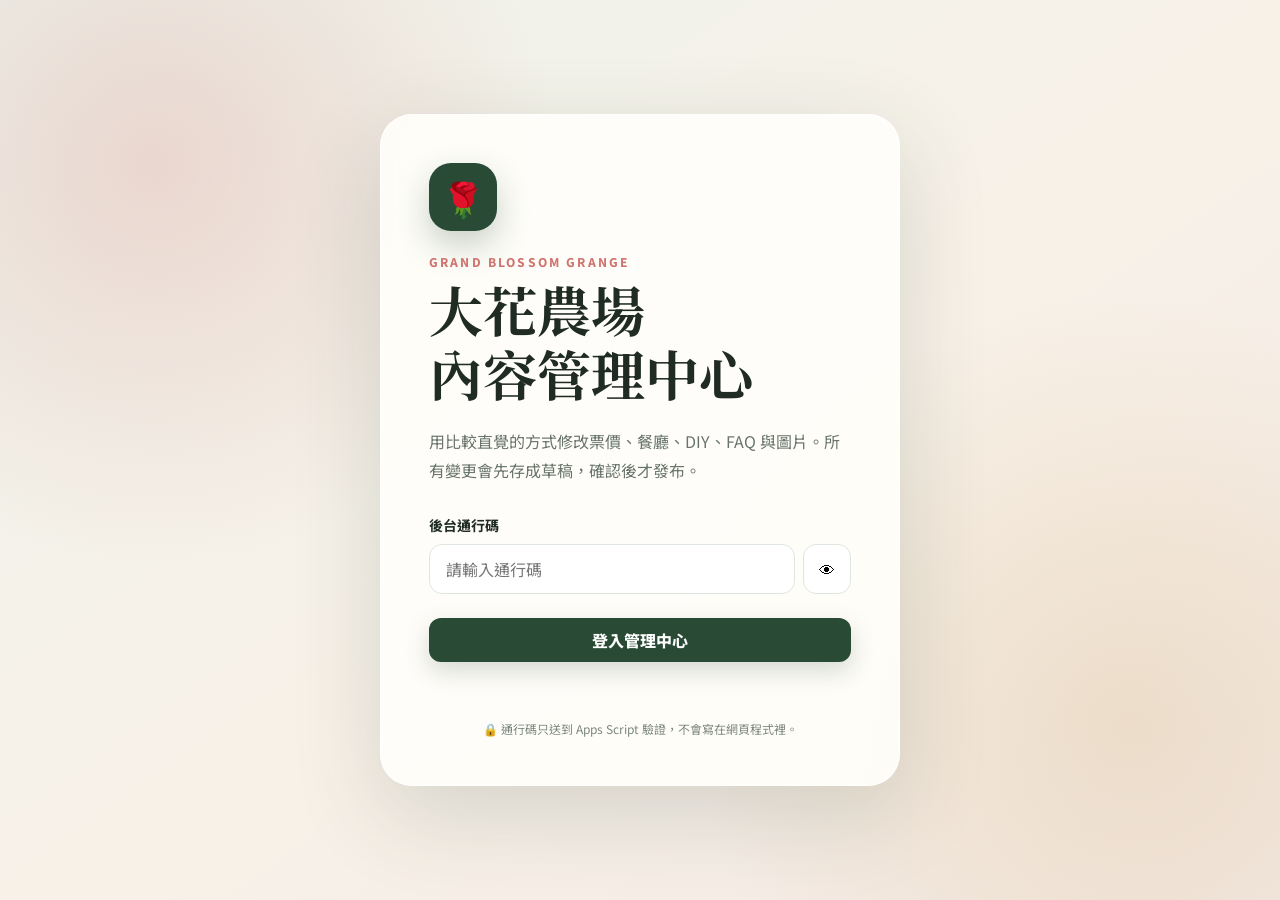
<file: admin.html>
<!DOCTYPE html>
<html lang="zh-Hant">
<head>
    <meta charset="UTF-8">
    <meta name="viewport" content="width=device-width, initial-scale=1.0, viewport-fit=cover">
    <meta name="robots" content="noindex, nofollow">
    <title>大花農場｜內容管理中心</title>
    <link rel="preconnect" href="https://fonts.googleapis.com">
    <link rel="preconnect" href="https://fonts.gstatic.com" crossorigin>
    <link href="https://fonts.googleapis.com/css2?family=Noto+Sans+TC:wght@400;500;600;700;800&family=Noto+Serif+TC:wght@700;900&display=swap" rel="stylesheet">
    <link rel="stylesheet" href="css/admin.css">
</head>
<body>
    <section id="admin-login" class="login-shell" aria-labelledby="login-title">
        <div class="login-card">
            <div class="brand-mark" aria-hidden="true">🌹</div>
            <p class="eyebrow">GRAND BLOSSOM GRANGE</p>
            <h1 id="login-title">大花農場<br>內容管理中心</h1>
            <p class="login-intro">用比較直覺的方式修改票價、餐廳、DIY、FAQ 與圖片。所有變更會先存成草稿，確認後才發布。</p>
            <form id="login-form" class="login-form">
                <label for="admin-passcode">後台通行碼</label>
                <div class="passcode-row">
                    <input id="admin-passcode" name="passcode" type="password" autocomplete="current-password" placeholder="請輸入通行碼" required>
                    <button id="toggle-passcode" class="icon-button" type="button" aria-label="顯示通行碼">👁</button>
                </div>
                <button id="login-button" class="primary-button full-button" type="submit">登入管理中心</button>
                <button id="demo-button" class="ghost-button full-button hidden" type="button">先看看展示介面</button>
                <p id="login-message" class="form-message" role="status"></p>
            </form>
            <p class="security-note">🔒 通行碼只送到 Apps Script 驗證，不會寫在網頁程式裡。</p>
        </div>
    </section>

    <div id="admin-app" class="app-shell hidden">
        <aside class="sidebar">
            <div class="sidebar-brand">
                <span class="sidebar-logo">🌹</span>
                <div class="sidebar-brand-text"><strong>大花農場</strong><small>內容管理中心</small></div>
                <button id="sidebar-toggle" class="sidebar-toggle" type="button" aria-label="收合側邊欄" aria-expanded="true" title="收合側邊欄">‹</button>
            </div>
            <nav id="admin-nav" class="side-nav" aria-label="後台分類"></nav>
            <div class="sidebar-help">
                <strong>不知道改哪裡？</strong>
                <p>使用上方搜尋，或從草稿網站點圖片直接跳回欄位。</p>
            </div>
            <button id="logout-button" class="logout-button" type="button"><span aria-hidden="true">↪</span><span class="logout-text">登出</span></button>
        </aside>

        <div class="workspace">
            <header class="topbar">
                <div>
                    <p id="breadcrumb" class="breadcrumb">管理中心／總覽</p>
                    <h2 id="page-title">網站內容</h2>
                </div>
                <div class="topbar-actions">
                    <span id="connection-badge" class="status-badge">尚未連線</span>
                    <a id="live-site-button" class="live-site-button" href="./" target="_blank" rel="noopener noreferrer">🌐 查看正式網站</a>
                    <button id="preview-button" class="secondary-button" type="button">👁 草稿預覽</button>
                    <button id="publish-button" class="publish-button" type="button">✅ 發布全部</button>
                </div>
            </header>

            <nav id="mobile-nav" class="mobile-nav" aria-label="手機分類"></nav>

            <main class="content-area">
                <section class="welcome-panel">
                    <div>
                        <p class="eyebrow">TODAY'S CONTENT</p>
                        <h3>今天想修改什麼？</h3>
                        <p>可以一次改很多項。黃色提示代表草稿尚未發布，正式網站不會立刻改變。</p>
                    </div>
                    <div class="summary-grid">
                        <article><span id="summary-fields">0</span><small>可管理欄位</small></article>
                        <article><span id="summary-dirty">0</span><small>本次修改</small></article>
                        <article><span id="summary-images">0</span><small>圖片欄位</small></article>
                    </div>
                </section>

                <section class="toolbar" aria-label="內容工具">
                    <label class="search-box" for="admin-search"><span>⌕</span><input id="admin-search" type="search" placeholder="搜尋：門票、餐廳、玫瑰花醬、圖片……"></label>
                    <button id="show-dirty-button" class="filter-button" type="button">只看已修改</button>
                </section>

                <section id="editor-heading" class="editor-heading">
                    <div><p id="section-kicker" class="eyebrow">ALL CONTENT</p><h3 id="section-title">全部內容</h3></div>
                    <p id="section-description">選擇左側分類，或直接搜尋要修改的內容。</p>
                </section>

                <div id="editor-content" class="editor-content" aria-live="polite"></div>
                <div id="empty-state" class="empty-state hidden"><span>🌿</span><h3>找不到相符內容</h3><p>換一個關鍵字，或切回「全部內容」看看。</p></div>
            </main>
        </div>

        <footer id="save-bar" class="save-bar">
            <div><strong id="save-count">尚未修改</strong><span id="save-hint">修改後先儲存草稿，再預覽確認。</span></div>
            <button id="discard-button" class="ghost-button" type="button">放棄本次修改</button>
            <button id="save-button" class="primary-button" type="button" disabled>儲存草稿</button>
        </footer>
    </div>

    <aside id="image-task-tour" class="image-task-tour hidden" aria-live="polite" aria-label="圖片修改清單導覽">
        <div class="image-task-tour-head">
            <div><small id="image-task-tour-progress">修改清單導覽</small><h2 id="image-task-tour-title">圖片修改任務</h2></div>
            <button id="image-task-tour-close" type="button" aria-label="離開導覽">×</button>
        </div>
        <div class="image-task-tour-body">
            <div id="image-task-tour-preview" class="image-task-tour-preview"><span>圖片預覽</span></div>
            <p id="image-task-tour-location" class="image-task-tour-location"></p>
            <p id="image-task-tour-hint" class="image-task-tour-hint">貼上新的圖片網址（https:// 開頭），改完按「完成這項」。</p>
            <p id="image-task-tour-error" class="image-task-tour-error hidden"></p>
        </div>
        <div class="image-task-tour-actions">
            <button id="image-task-tour-prev" class="ghost-button" type="button">上一項</button>
            <button id="image-task-tour-done" class="primary-button" type="button">完成這項</button>
            <button id="image-task-tour-skip" class="ghost-button" type="button">略過</button>
            <button id="image-task-tour-next" class="ghost-button" type="button">下一項</button>
            <button id="image-task-tour-remove" class="danger-button hidden" type="button">從清單移除</button>
        </div>
    </aside>

    <div id="confirm-modal" class="modal-backdrop hidden" role="dialog" aria-modal="true" aria-labelledby="confirm-title" aria-describedby="confirm-message">
        <div class="confirm-card">
            <button id="confirm-close" class="modal-close" type="button" aria-label="關閉">×</button>
            <div id="confirm-icon" class="confirm-icon">⚠️</div>
            <h2 id="confirm-title">請再次確認</h2>
            <p id="confirm-message"></p>
            <label id="brand-confirm-row" class="confirm-check hidden"><input id="brand-confirm-checkbox" type="checkbox"><span>我已確認這些用語經過 Shao 核決</span></label>
            <div class="confirm-actions"><button id="confirm-cancel" class="ghost-button" type="button">取消</button><button id="confirm-action" class="primary-button" type="button">確定</button></div>
        </div>
    </div>

    <div id="toast" class="toast" role="status" aria-live="polite"></div>

    <script src="js/data.js"></script>
    <script src="js/data-modals.js"></script>
    <script src="js/cloud-config.js"></script>
    <script src="js/image-tasks.js"></script>
    <script src="js/admin.js"></script>
</body>
</html>
</file>
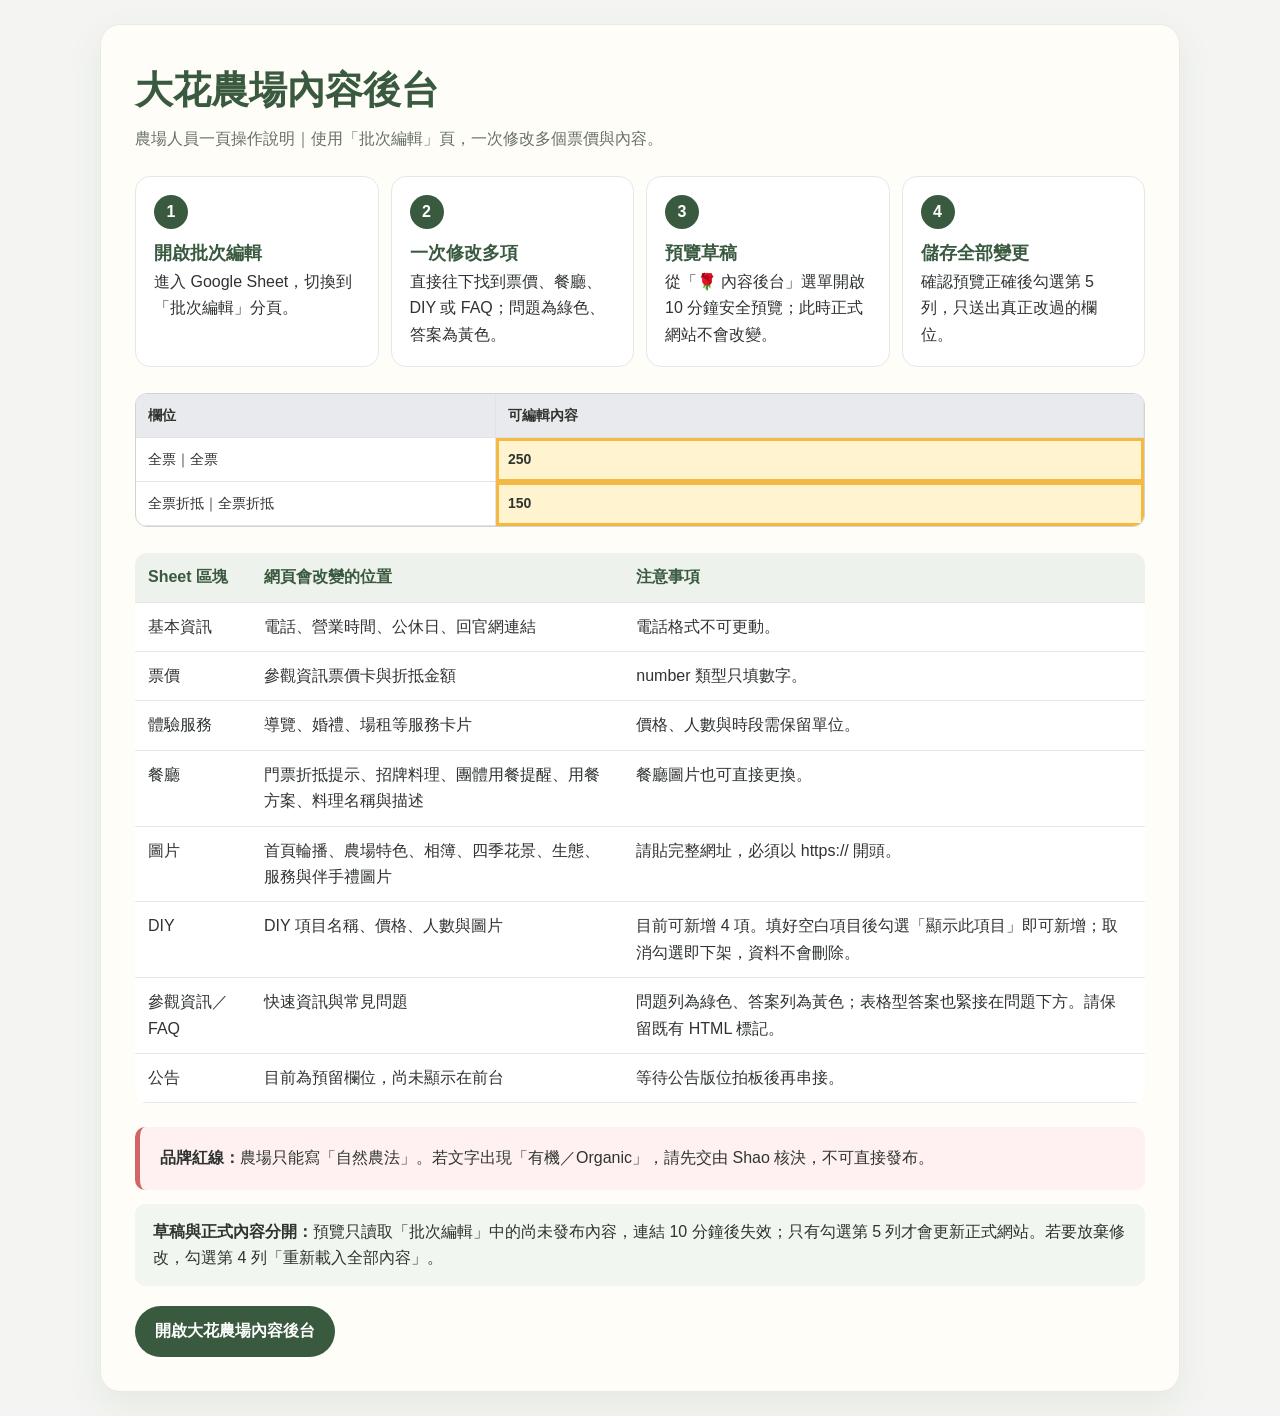
<file: backend/操作說明.html>
<!DOCTYPE html>
<html lang="zh-TW">
<head>
    <meta charset="UTF-8">
    <meta name="viewport" content="width=device-width, initial-scale=1.0">
    <title>大花農場內容後台｜一頁操作說明</title>
    <style>
        :root { color-scheme: light; --green: #3a5a40; --rose: #d06765; --paper: #fffdf8; --line: #e5e7eb; }
        * { box-sizing: border-box; }
        body { margin: 0; background: #f4f5f2; color: #2f3430; font-family: "Noto Sans TC", "Microsoft JhengHei", sans-serif; line-height: 1.65; }
        main { width: min(1080px, calc(100% - 28px)); margin: 24px auto; padding: 34px; background: var(--paper); border: 1px solid #ece9df; border-radius: 20px; box-shadow: 0 14px 36px rgba(58, 90, 64, .08); }
        h1 { margin: 0 0 4px; color: var(--green); font-size: clamp(26px, 4vw, 38px); }
        .lead { margin: 0 0 24px; color: #667067; }
        .steps { display: grid; grid-template-columns: repeat(4, 1fr); gap: 12px; margin: 20px 0 26px; }
        .step { min-height: 150px; padding: 18px; background: #fff; border: 1px solid var(--line); border-radius: 15px; }
        .number { display: inline-grid; place-items: center; width: 34px; height: 34px; margin-bottom: 10px; color: #fff; background: var(--green); border-radius: 50%; font-weight: 800; }
        .step strong { display: block; color: var(--green); font-size: 18px; }
        .sheet-demo { display: grid; grid-template-columns: 1fr 1.8fr; overflow: hidden; margin: 18px 0 26px; border: 1px solid #cfd4cf; border-radius: 12px; background: #fff; }
        .cell { padding: 10px 12px; border-right: 1px solid #e1e4e1; border-bottom: 1px solid #e1e4e1; font-size: 14px; }
        .head { background: #e8eaed; font-weight: 800; }
        .edit { background: #fff4cf; outline: 3px solid #f4b942; outline-offset: -3px; font-weight: 800; }
        table { width: 100%; border-collapse: collapse; overflow: hidden; background: #fff; border-radius: 12px; }
        th, td { padding: 11px 13px; border-bottom: 1px solid var(--line); text-align: left; vertical-align: top; }
        th { color: var(--green); background: #eef2ed; }
        .warning { margin-top: 24px; padding: 18px 20px; background: #fff1f1; border-left: 5px solid var(--rose); border-radius: 10px; }
        .note { margin-top: 14px; padding: 15px 18px; background: #f2f6f1; border-radius: 10px; }
        a.button { display: inline-block; margin-top: 20px; padding: 12px 20px; color: #fff; background: var(--green); border-radius: 999px; text-decoration: none; font-weight: 800; }
        @media (max-width: 760px) {
            main { padding: 22px 18px; }
            .steps { grid-template-columns: 1fr 1fr; }
            .sheet-demo { grid-template-columns: .9fr 1.4fr; }
            table, tbody, tr, th, td { display: block; }
            thead { display: none; }
            tr { padding: 10px 0; border-bottom: 1px solid var(--line); }
            td { border: 0; padding: 3px 10px; }
            td:first-child { font-weight: 800; color: var(--green); }
        }
        @media print { body { background: #fff; } main { width: 100%; margin: 0; padding: 18px; border: 0; box-shadow: none; } }
    </style>
</head>
<body>
<main>
    <h1>大花農場內容後台</h1>
    <p class="lead">農場人員一頁操作說明｜使用「批次編輯」頁，一次修改多個票價與內容。</p>

    <section class="steps" aria-label="四步驟操作流程">
        <div class="step"><span class="number">1</span><strong>開啟批次編輯</strong>進入 Google Sheet，切換到「批次編輯」分頁。</div>
        <div class="step"><span class="number">2</span><strong>一次修改多項</strong>直接往下找到票價、餐廳、DIY 或 FAQ；問題為綠色、答案為黃色。</div>
        <div class="step"><span class="number">3</span><strong>預覽草稿</strong>從「🌹 內容後台」選單開啟 10 分鐘安全預覽；此時正式網站不會改變。</div>
        <div class="step"><span class="number">4</span><strong>儲存全部變更</strong>確認預覽正確後勾選第 5 列，只送出真正改過的欄位。</div>
    </section>

    <div class="sheet-demo" aria-label="試算表欄位示意">
        <div class="cell head">欄位</div><div class="cell head">可編輯內容</div>
        <div class="cell">全票｜全票</div><div class="cell edit">250</div>
        <div class="cell">全票折抵｜全票折抵</div><div class="cell edit">150</div>
    </div>

    <table aria-label="後台區塊與網頁位置對照表">
        <thead><tr><th>Sheet 區塊</th><th>網頁會改變的位置</th><th>注意事項</th></tr></thead>
        <tbody>
            <tr><td>基本資訊</td><td>電話、營業時間、公休日、回官網連結</td><td>電話格式不可更動。</td></tr>
            <tr><td>票價</td><td>參觀資訊票價卡與折抵金額</td><td>number 類型只填數字。</td></tr>
            <tr><td>體驗服務</td><td>導覽、婚禮、場租等服務卡片</td><td>價格、人數與時段需保留單位。</td></tr>
            <tr><td>餐廳</td><td>門票折抵提示、招牌料理、團體用餐提醒、用餐方案、料理名稱與描述</td><td>餐廳圖片也可直接更換。</td></tr>
            <tr><td>圖片</td><td>首頁輪播、農場特色、相簿、四季花景、生態、服務與伴手禮圖片</td><td>請貼完整網址，必須以 https:// 開頭。</td></tr>
            <tr><td>DIY</td><td>DIY 項目名稱、價格、人數與圖片</td><td>目前可新增 4 項。填好空白項目後勾選「顯示此項目」即可新增；取消勾選即下架，資料不會刪除。</td></tr>
            <tr><td>參觀資訊／FAQ</td><td>快速資訊與常見問題</td><td>問題列為綠色、答案列為黃色；表格型答案也緊接在問題下方。請保留既有 HTML 標記。</td></tr>
            <tr><td>公告</td><td>目前為預留欄位，尚未顯示在前台</td><td>等待公告版位拍板後再串接。</td></tr>
        </tbody>
    </table>

    <div class="warning"><strong>品牌紅線：</strong>農場只能寫「自然農法」。若文字出現「有機／Organic」，請先交由 Shao 核決，不可直接發布。</div>
    <div class="note"><strong>草稿與正式內容分開：</strong>預覽只讀取「批次編輯」中的尚未發布內容，連結 10 分鐘後失效；只有勾選第 5 列才會更新正式網站。若要放棄修改，勾選第 4 列「重新載入全部內容」。</div>

    <a class="button" href="https://docs.google.com/spreadsheets/d/1yQM7xcbUMuT4B78wNBVDCu15-_nqNn9bXOmU3chREz8/edit" target="_blank" rel="noopener">開啟大花農場內容後台</a>
</main>
</body>
</html>
</file>
<file: css/admin.css>
:root {
    --forest: #294b35;
    --forest-dark: #173524;
    --forest-soft: #eaf1e9;
    --rose: #cf746f;
    --rose-soft: #f9e9e5;
    --gold: #c79a47;
    --gold-soft: #fff4cf;
    --ink: #1f2b23;
    --muted: #68746c;
    --line: #dfe6df;
    --canvas: #f4f1ea;
    --paper: #fffefa;
    --danger: #b84b45;
    --shadow: 0 18px 55px rgba(35, 58, 42, .10);
}

* { box-sizing: border-box; }
html { max-width: 100%; overflow-x: clip; scroll-behavior: smooth; }
body { max-width: 100%; margin: 0; overflow-x: clip; color: var(--ink); background: var(--canvas); font-family: "Noto Sans TC", sans-serif; }
button, input, textarea, select { font: inherit; }
button { cursor: pointer; }
.hidden { display: none !important; }

.login-shell { min-height: 100vh; display: grid; place-items: center; padding: 32px 18px; background:
    radial-gradient(circle at 12% 18%, rgba(207,116,111,.22), transparent 30%),
    radial-gradient(circle at 88% 80%, rgba(199,154,71,.18), transparent 32%),
    linear-gradient(145deg, #eef3eb 0%, #f8f1e8 55%, #f3e9e5 100%); }
.login-card { width: min(100%, 520px); padding: 48px; border: 1px solid rgba(255,255,255,.85); border-radius: 32px; background: rgba(255,254,250,.92); box-shadow: 0 28px 90px rgba(36,62,43,.16); backdrop-filter: blur(18px); }
.brand-mark { width: 68px; height: 68px; display: grid; place-items: center; margin-bottom: 22px; border-radius: 22px; color: white; background: var(--forest); font-size: 34px; box-shadow: 0 14px 32px rgba(41,75,53,.25); }
.eyebrow { margin: 0 0 7px; color: var(--rose); font-size: 12px; font-weight: 800; letter-spacing: .18em; }
.login-card h1 { margin: 0; font-family: "Noto Serif TC", serif; font-size: clamp(36px, 7vw, 54px); line-height: 1.18; }
.login-intro { margin: 22px 0 30px; color: var(--muted); line-height: 1.8; }
.login-form label { display: block; margin-bottom: 9px; font-size: 14px; font-weight: 700; }
.passcode-row { display: grid; grid-template-columns: 1fr 48px; gap: 8px; margin-bottom: 14px; }
.passcode-row input, .field-control input, .field-control textarea, .field-control select { width: 100%; border: 1.5px solid var(--line); border-radius: 13px; color: var(--ink); background: #fff; outline: none; transition: .2s ease; }
.passcode-row input { min-height: 50px; padding: 0 16px; }
.passcode-row input:focus, .field-control input:focus, .field-control textarea:focus, .field-control select:focus { border-color: var(--forest); box-shadow: 0 0 0 4px rgba(41,75,53,.10); }
.icon-button { border: 1px solid var(--line); border-radius: 13px; background: white; }
.primary-button, .secondary-button, .live-site-button, .publish-button, .ghost-button, .filter-button { min-height: 44px; border-radius: 12px; padding: 0 18px; border: 0; font-weight: 800; transition: transform .18s ease, box-shadow .18s ease, opacity .18s ease; }
.primary-button { color: #fff; background: var(--forest); box-shadow: 0 9px 24px rgba(41,75,53,.20); }
.primary-button:hover, .publish-button:hover { transform: translateY(-1px); }
.primary-button:disabled { opacity: .42; cursor: not-allowed; transform: none; box-shadow: none; }
.secondary-button { color: var(--forest); background: var(--forest-soft); }
.live-site-button { display: inline-flex; align-items: center; justify-content: center; color: var(--forest); background: #fff; box-shadow: inset 0 0 0 1px var(--line); text-decoration: none; white-space: nowrap; }
.live-site-button:hover { transform: translateY(-1px); box-shadow: inset 0 0 0 1px var(--forest), 0 7px 18px rgba(41,75,53,.1); }
.publish-button { color: #fff; background: var(--rose); box-shadow: 0 9px 24px rgba(207,116,111,.22); }
.ghost-button { color: var(--muted); border: 1px solid var(--line); background: transparent; }
.full-button { width: 100%; margin-top: 10px; }
.form-message { min-height: 22px; margin: 12px 0 0; color: var(--danger); font-size: 13px; text-align: center; }
.security-note { margin: 24px 0 0; color: #7c877f; font-size: 12px; text-align: center; }

.app-shell { min-height: 100vh; }
.sidebar { position: fixed; inset: 0 auto 0 0; z-index: 30; width: 260px; display: flex; flex-direction: column; padding: 26px 18px 20px; color: #fff; background: linear-gradient(180deg, var(--forest-dark), #244832); transition: width .22s ease, padding .22s ease; }
.sidebar-brand { display: flex; align-items: center; gap: 12px; padding: 0 10px 24px; border-bottom: 1px solid rgba(255,255,255,.12); }
.sidebar-logo { width: 44px; height: 44px; display: grid; place-items: center; border-radius: 14px; background: rgba(255,255,255,.11); font-size: 24px; }
.sidebar-brand-text { min-width: 0; flex: 1; white-space: nowrap; overflow: hidden; }
.sidebar-brand strong, .sidebar-brand small { display: block; }
.sidebar-brand strong { font-family: "Noto Serif TC", serif; font-size: 19px; }
.sidebar-brand small { margin-top: 2px; color: rgba(255,255,255,.6); font-size: 11px; }
.sidebar-toggle { width: 44px; height: 44px; flex: 0 0 auto; display: grid; place-items: center; border: 1px solid rgba(255,255,255,.16); border-radius: 12px; color: #fff; background: rgba(255,255,255,.08); font-size: 22px; line-height: 1; }
.sidebar-toggle:hover { background: rgba(255,255,255,.15); }
.side-nav { display: grid; gap: 5px; margin: 20px 0; padding-right: 2px; overflow-y: auto; scrollbar-width: thin; scrollbar-color: transparent transparent; }
.sidebar:hover .side-nav { scrollbar-color: rgba(255,255,255,.26) transparent; }
.side-nav::-webkit-scrollbar { width: 5px; }
.side-nav::-webkit-scrollbar-track { background: transparent; }
.side-nav::-webkit-scrollbar-thumb { border-radius: 99px; background: transparent; }
.sidebar:hover .side-nav::-webkit-scrollbar-thumb { background: rgba(255,255,255,.26); }
.nav-button { width: 100%; display: flex; align-items: center; gap: 12px; min-height: 46px; padding: 0 13px; color: rgba(255,255,255,.72); border: 0; border-radius: 12px; background: transparent; text-align: left; font-weight: 700; }
.nav-button:hover, .nav-button.active { color: white; background: rgba(255,255,255,.12); }
.nav-button .nav-count { margin-left: auto; padding: 2px 7px; border-radius: 99px; color: rgba(255,255,255,.72); background: rgba(255,255,255,.10); font-size: 11px; }
.sidebar-help { margin-top: auto; padding: 16px; border: 1px solid rgba(255,255,255,.12); border-radius: 16px; background: rgba(255,255,255,.07); }
.sidebar-help strong { font-size: 13px; }
.sidebar-help p { margin: 6px 0 0; color: rgba(255,255,255,.62); font-size: 11px; line-height: 1.6; }
.logout-button { margin-top: 12px; min-height: 42px; color: rgba(255,255,255,.7); border: 0; border-radius: 11px; background: transparent; font-weight: 700; }

.workspace { min-width: 0; min-height: 100vh; margin-left: 260px; padding-bottom: 100px; overflow-x: clip; transition: margin-left .22s ease; }
.topbar { position: sticky; top: 0; z-index: 20; min-height: 84px; display: flex; justify-content: space-between; align-items: center; gap: 20px; padding: 16px 34px; border-bottom: 1px solid rgba(42,71,51,.10); background: rgba(244,241,234,.91); backdrop-filter: blur(15px); }
.breadcrumb { margin: 0 0 2px; color: var(--muted); font-size: 11px; font-weight: 700; }
.topbar h2 { margin: 0; font-family: "Noto Serif TC", serif; font-size: 26px; }
.topbar-actions { display: flex; align-items: center; gap: 9px; }
.status-badge { padding: 8px 11px; border-radius: 99px; color: #6b5700; background: var(--gold-soft); font-size: 12px; font-weight: 800; }
.status-badge.connected { color: var(--forest); background: var(--forest-soft); }
.status-badge.demo { color: #765c22; background: #fff0c7; }
.mobile-nav { display: none; }
.mobile-nav-hint { display: none; }
.content-area { width: min(1180px, calc(100% - 52px)); margin: 28px auto; }
.welcome-panel { display: flex; justify-content: space-between; align-items: center; gap: 30px; padding: 30px 34px; border-radius: 24px; color: white; background:
    radial-gradient(circle at 85% 20%, rgba(255,255,255,.15), transparent 26%),
    linear-gradient(135deg, #345f42, #1e432e); box-shadow: var(--shadow); }
.welcome-panel h3 { margin: 2px 0 8px; font-family: "Noto Serif TC", serif; font-size: 29px; }
.welcome-panel p:not(.eyebrow) { max-width: 580px; margin: 0; color: rgba(255,255,255,.68); font-size: 13px; line-height: 1.7; }
.summary-grid { display: grid; grid-template-columns: repeat(3, 90px); gap: 10px; }
.summary-grid article { display: grid; place-items: center; min-height: 78px; padding: 8px; border: 1px solid rgba(255,255,255,.12); border-radius: 16px; background: rgba(255,255,255,.08); }
.summary-grid span { font: 900 24px/1 "Noto Serif TC", serif; }
.summary-grid small { color: rgba(255,255,255,.64); font-size: 10px; }
.toolbar { display: flex; gap: 12px; margin: 24px 0; }
.search-box { flex: 1; min-height: 50px; display: flex; align-items: center; gap: 10px; padding: 0 16px; border: 1px solid var(--line); border-radius: 14px; background: var(--paper); box-shadow: 0 7px 22px rgba(36,58,43,.04); }
.search-box span { color: var(--muted); font-size: 23px; }
.search-box input { width: 100%; border: 0; outline: 0; background: transparent; }
.filter-button { color: var(--forest); border: 1px solid var(--line); background: var(--paper); }
.filter-button.active { color: white; background: var(--forest); }
.editor-heading { display: flex; justify-content: space-between; align-items: end; gap: 20px; margin: 30px 4px 16px; }
.editor-heading h3 { margin: 0; font: 900 28px/1.2 "Noto Serif TC", serif; }
.editor-heading > p { max-width: 480px; margin: 0; color: var(--muted); font-size: 13px; text-align: right; }
.editor-content { display: grid; gap: 16px; }
.section-block { display: grid; gap: 14px; }
.subsection-title { display: flex; align-items: center; gap: 10px; margin: 18px 4px 0; color: var(--forest); font: 800 15px/1.4 "Noto Sans TC", sans-serif; }
.subsection-title::after { content: ""; height: 1px; flex: 1; background: var(--line); }
.field-card { position: relative; display: grid; grid-template-columns: minmax(190px, .65fr) minmax(300px, 1.35fr); gap: 22px; padding: 22px; border: 1px solid var(--line); border-radius: 18px; background: var(--paper); box-shadow: 0 8px 24px rgba(34,54,41,.035); transition: border-color .2s, box-shadow .2s; }
.field-card.changed { border-color: #dfb855; box-shadow: 0 0 0 3px rgba(223,184,85,.12); }
.field-card.brand-warning { border-color: var(--rose); }
.diy-card.changed, .faq-card.changed { border-color: #dfb855; box-shadow: 0 0 0 3px rgba(223,184,85,.12); }
.diy-card.brand-warning, .faq-card.brand-warning { border-color: var(--rose); }
.field-meta { min-width: 0; }
.field-meta h4 { margin: 0 0 7px; font-size: 15px; }
.field-meta .item-name { margin: 0 0 8px; color: var(--muted); font-size: 11px; }
.field-meta .official-value { display: block; padding: 8px 10px; border-radius: 9px; color: #78827b; background: #f2f4f1; font-size: 11px; line-height: 1.5; overflow-wrap: anywhere; }
.field-meta .official-value::before { content: "目前正式："; font-weight: 800; }
.field-control { min-width: 0; }
.field-control input, .field-control textarea, .field-control select { padding: 12px 14px; font-size: 14px; }
.field-control textarea { min-height: 104px; resize: vertical; line-height: 1.7; }
.field-help { margin: 7px 2px 0; color: var(--muted); font-size: 11px; line-height: 1.55; }
.field-warning { margin: 8px 0 0; padding: 8px 10px; border-radius: 9px; color: #8a3430; background: var(--rose-soft); font-size: 11px; font-weight: 700; }
.required-dot { color: var(--rose); }
.switch-row { min-height: 48px; display: flex; align-items: center; gap: 11px; }
.switch { position: relative; width: 48px; height: 27px; flex: 0 0 auto; }
.switch input { position: absolute; opacity: 0; }
.switch span { position: absolute; inset: 0; border-radius: 99px; background: #cbd4cc; transition: .2s; }
.switch span::after { content: ""; position: absolute; top: 3px; left: 3px; width: 21px; height: 21px; border-radius: 50%; background: white; box-shadow: 0 2px 6px rgba(0,0,0,.2); transition: .2s; }
.switch input:checked + span { background: var(--forest); }
.switch input:checked + span::after { transform: translateX(21px); }
.image-field { display: grid; grid-template-columns: 128px 1fr; gap: 14px; }
.image-preview { width: 128px; height: 96px; display: grid; place-items: center; overflow: hidden; border: 1px dashed #bcc9bf; border-radius: 13px; color: #849088; background: #edf2ed; font-size: 11px; }
.image-preview img { width: 100%; height: 100%; object-fit: cover; }
.image-preview img.invalid { display: none; }

.diy-grid { display: grid; grid-template-columns: repeat(2, minmax(0,1fr)); gap: 16px; }
.diy-card, .faq-card { overflow: hidden; border: 1px solid var(--line); border-radius: 20px; background: var(--paper); box-shadow: 0 9px 28px rgba(34,54,41,.04); }
.diy-card.disabled-card { opacity: .72; }
.diy-card-header, .faq-card-header { display: flex; justify-content: space-between; align-items: center; gap: 12px; padding: 17px 20px; background: var(--forest-soft); }
.diy-card-header h4, .faq-card-header h4 { margin: 0; font-size: 15px; }
.diy-card-body, .faq-card-body { display: grid; gap: 14px; padding: 18px 20px; }
.compact-field label { display: block; margin-bottom: 6px; color: var(--muted); font-size: 11px; font-weight: 800; }
.compact-field input, .compact-field textarea { width: 100%; padding: 11px 12px; border: 1px solid var(--line); border-radius: 11px; outline: none; background: white; }
.compact-field textarea { min-height: 92px; resize: vertical; line-height: 1.6; }
.compact-field input:focus, .compact-field textarea:focus { border-color: var(--forest); box-shadow: 0 0 0 3px rgba(41,75,53,.09); }
.two-column-fields { display: grid; grid-template-columns: 1fr 1fr; gap: 10px; }
.card-footer { display: flex; justify-content: space-between; align-items: center; padding: 13px 20px; border-top: 1px solid var(--line); color: var(--muted); font-size: 11px; }
.danger-link { color: var(--danger); border: 0; background: transparent; font-weight: 800; }
.add-card-button { min-height: 120px; border: 2px dashed #b8c8bb; border-radius: 20px; color: var(--forest); background: rgba(255,255,255,.46); font-weight: 800; }
.add-card-button small { display: block; margin-top: 5px; color: var(--muted); font-size: 10px; font-weight: 600; }
.faq-card-header { align-items: flex-start; }
.faq-category-wrap { position: sticky; top: 86px; z-index: 14; padding: 14px; border: 1px solid var(--line); border-radius: 18px; background: rgba(255,254,250,.96); box-shadow: 0 10px 30px rgba(34,54,41,.07); backdrop-filter: blur(14px); }
.faq-category-heading { display: flex; justify-content: space-between; align-items: center; gap: 15px; margin: 0 3px 10px; }
.faq-category-heading strong { color: var(--forest); font-size: 13px; }
.faq-category-heading span { color: var(--muted); font-size: 11px; }
.faq-category-bar { display: flex; flex-wrap: wrap; gap: 8px; max-width: 100%; overflow: visible; }
.faq-category-button { min-width: 0; max-width: 100%; display: flex; align-items: center; gap: 7px; min-height: 38px; padding: 0 11px; border: 1px solid var(--line); border-radius: 11px; color: var(--forest); background: #fff; font-size: 13px; font-weight: 800; white-space: normal; }
.faq-category-button small { padding: 2px 6px; border-radius: 99px; color: var(--muted); background: #edf2ed; font-size: 10px; }
.faq-category-button.active { color: #fff; border-color: var(--forest); background: var(--forest); box-shadow: 0 7px 18px rgba(41,75,53,.18); }
.faq-category-button.active small { color: #fff; background: rgba(255,255,255,.17); }
.faq-number { min-width: 32px; height: 32px; display: grid; place-items: center; border-radius: 10px; color: white; background: var(--forest); font-size: 12px; }
.faq-title-wrap { flex: 1; }
.faq-title-wrap small { display: block; margin-bottom: 3px; color: var(--rose); font-weight: 800; }
.faq-question-field { padding: 13px; border-radius: 13px; background: var(--forest-soft); }
.faq-answer-field { padding: 13px; border-radius: 13px; background: var(--gold-soft); }
.faq-table-label { margin: 0 0 10px; color: #71551d; font-size: 11px; font-weight: 800; }
.faq-table-editor { display: grid; gap: 9px; }
.faq-table-row { display: grid; grid-template-columns: 65px minmax(100px,.8fr) minmax(120px,1fr) minmax(150px,1.35fr); gap: 9px; align-items: end; padding: 11px; border: 1px solid rgba(179,137,48,.22); border-radius: 11px; background: rgba(255,255,255,.58); }
.faq-table-row > strong { align-self: center; color: #846520; font-size: 11px; }
.image-grid { display: grid; grid-template-columns: repeat(auto-fill, minmax(220px, 280px)); justify-content: start; gap: 14px; max-width: 100%; }
.image-grid .field-card { grid-template-columns: 1fr; }
.image-category-wrap { margin-bottom: 16px; padding: 16px; border: 1px solid var(--line); border-radius: 18px; background: rgba(255,254,250,.96); box-shadow: 0 10px 30px rgba(34,54,41,.06); }
.image-category-heading { display: flex; justify-content: space-between; align-items: center; gap: 18px; margin: 0 3px 12px; }
.image-category-heading > div { display: grid; gap: 3px; }
.image-category-heading strong { color: var(--forest); font-size: 13px; }
.image-category-heading span { color: var(--muted); font-size: 11px; }
.image-preview-legend { padding: 7px 10px; border-radius: 9px; color: #72571b !important; background: var(--gold-soft); font-weight: 700; }
.image-category-bar { display: flex; flex-wrap: wrap; gap: 8px; max-width: 100%; overflow: visible; }
.image-category-button { min-width: 0; max-width: 100%; display: flex; align-items: center; gap: 7px; min-height: 38px; padding: 0 11px; border: 1px solid var(--line); border-radius: 11px; color: var(--forest); background: #fff; font-size: 13px; font-weight: 800; white-space: normal; }
.image-category-button small { padding: 2px 6px; border-radius: 99px; color: var(--muted); background: #edf2ed; font-size: 10px; }
.image-category-button.active { color: #fff; border-color: var(--forest); background: var(--forest); box-shadow: 0 7px 18px rgba(41,75,53,.18); }
.image-category-button.active small { color: #fff; background: rgba(255,255,255,.17); }
.image-manager-grid { gap: 18px; }
.image-manager-card { min-width: 0; width: 100%; max-width: 280px; overflow: hidden; border: 1px solid var(--line); border-radius: 17px; background: var(--paper); box-shadow: 0 7px 22px rgba(34,54,41,.05); transition: border-color .2s, box-shadow .2s; }
.image-manager-card.changed { border-color: #dfb855; box-shadow: 0 0 0 3px rgba(223,184,85,.12); }
.image-manager-preview { width: 100%; max-height: 168px; aspect-ratio: 4 / 3; overflow: hidden; background: #e9eee9; }
.image-manager-preview a { width: 100%; height: 100%; display: block; }
.image-manager-preview img { width: 100%; height: 100%; display: block; object-fit: cover; transition: transform .25s ease; }
.image-manager-preview a:hover img { transform: scale(1.025); }
.image-manager-preview.empty { display: grid; place-items: center; color: var(--muted); font-size: 12px; }
.image-manager-preview.invalid { padding: 18px; color: var(--danger); background: var(--rose-soft); text-align: center; line-height: 1.6; }
.image-manager-body { min-width: 0; display: grid; gap: 9px; padding: 13px; }
.image-card-meta { display: flex; justify-content: space-between; align-items: center; gap: 10px; }
.image-card-meta span { padding: 4px 8px; border-radius: 7px; color: var(--forest); background: var(--forest-soft); font-size: 10px; font-weight: 800; }
.image-card-meta strong { color: #8a6517; font-size: 10px; }
.image-manager-body h4 { margin: -2px 0 0; font-size: 14px; line-height: 1.45; overflow-wrap: anywhere; }
.image-location-hint { margin: 0; padding: 8px 9px; border-left: 3px solid var(--gold); border-radius: 0 9px 9px 0; color: #675b41; background: #fff8e5; font-size: 11px; line-height: 1.5; }
.image-url-field { display: grid; gap: 6px; }
.image-url-field > span { color: var(--muted); font-size: 11px; font-weight: 800; }
.image-url-field i { color: var(--rose); font-style: normal; }
.image-url-field input { min-width: 0; width: 100%; padding: 9px 10px; border: 1px solid var(--line); border-radius: 10px; outline: none; background: #fff; font-size: 11px; }
.image-url-field input:focus { border-color: var(--forest); box-shadow: 0 0 0 3px rgba(41,75,53,.09); }
.image-current-value { margin: 0; color: #8a938c; font-size: 10px; line-height: 1.5; overflow-wrap: anywhere; }
.empty-state { padding: 70px 20px; text-align: center; color: var(--muted); }
.empty-state span { font-size: 42px; }
.empty-state h3 { margin: 12px 0 5px; color: var(--ink); }

.save-bar { position: fixed; z-index: 40; left: 284px; right: 24px; bottom: 18px; min-height: 70px; display: flex; align-items: center; gap: 12px; padding: 12px 14px 12px 20px; border: 1px solid rgba(41,75,53,.14); border-radius: 19px; background: rgba(255,254,250,.96); box-shadow: 0 16px 46px rgba(35,54,42,.18); backdrop-filter: blur(16px); }
.save-bar > div { flex: 1; }
.save-bar strong, .save-bar span { display: block; }
.save-bar strong { font-size: 13px; }
.save-bar span { margin-top: 2px; color: var(--muted); font-size: 10px; }
.modal-backdrop { position: fixed; inset: 0; z-index: 100; display: grid; place-items: center; padding: 18px; overflow-y: auto; background: rgba(18,34,24,.64); backdrop-filter: blur(7px); }
.confirm-card { position: relative; width: min(100%, 480px); max-height: calc(100dvh - 36px); padding: 34px; overflow-y: auto; border-radius: 24px; background: var(--paper); box-shadow: 0 28px 90px rgba(0,0,0,.25); text-align: center; }
.modal-close { position: absolute; top: 12px; right: 14px; width: 36px; height: 36px; border: 0; border-radius: 50%; background: #eff2ee; font-size: 21px; }
.confirm-icon { font-size: 40px; }
.confirm-card h2 { margin: 8px 0; font: 900 25px "Noto Serif TC", serif; }
.confirm-card > p { margin: 0; color: var(--muted); line-height: 1.75; }
.confirm-check { display: flex; gap: 10px; align-items: flex-start; margin: 20px 0 0; padding: 13px; border-radius: 12px; color: #7d342f; background: var(--rose-soft); font-size: 13px; text-align: left; }
.confirm-actions { display: grid; grid-template-columns: 1fr 1fr; gap: 10px; margin-top: 24px; }
.toast { position: fixed; z-index: 120; left: 50%; bottom: 105px; max-width: min(92vw, 520px); transform: translate(-50%, 20px); padding: 13px 18px; border-radius: 12px; color: white; background: var(--forest-dark); box-shadow: 0 12px 36px rgba(0,0,0,.22); font-size: 13px; font-weight: 700; opacity: 0; pointer-events: none; transition: .25s; }
.toast.show { transform: translate(-50%, 0); opacity: 1; }
.toast.error { background: var(--danger); }

.image-task-tour { position: fixed; z-index: 80; right: 24px; bottom: 104px; width: min(380px, calc(100vw - 48px)); overflow: hidden; border: 1px solid rgba(41,75,53,.2); border-radius: 20px; background: var(--paper); box-shadow: 0 22px 65px rgba(29,48,35,.24); }
.image-task-tour-head { display: flex; align-items: flex-start; justify-content: space-between; gap: 12px; padding: 17px 18px 13px; color: white; background: var(--forest); }
.image-task-tour-head small { display: block; margin-bottom: 3px; color: rgba(255,255,255,.72); font-size: 10px; font-weight: 800; letter-spacing: .08em; }
.image-task-tour-head h2 { margin: 0; color: white; font: 900 19px/1.35 "Noto Serif TC", serif; }
.image-task-tour-head button { flex: 0 0 auto; width: 34px; height: 34px; border: 1px solid rgba(255,255,255,.25); border-radius: 50%; color: white; background: rgba(255,255,255,.1); font-size: 20px; }
.image-task-tour-body { display: grid; gap: 10px; padding: 14px 16px; }
.image-task-tour-preview { width: 100%; height: 142px; display: grid; place-items: center; overflow: hidden; border-radius: 13px; color: var(--muted); background: #e9eee9; font-size: 12px; }
.image-task-tour-preview img { width: 100%; height: 100%; object-fit: cover; }
.image-task-tour-preview.summary { height: 94px; color: white; background: var(--forest); }
.image-task-tour-preview.summary span { width: 52px; height: 52px; display: grid; place-items: center; border: 3px solid white; border-radius: 50%; font-size: 28px; font-weight: 900; }
.image-task-tour-location { margin: 0; padding: 9px 10px; border-left: 3px solid var(--gold); border-radius: 0 9px 9px 0; color: #675b41; background: #fff8e5; font-size: 12px; line-height: 1.55; }
.image-task-tour-hint { margin: 0; color: var(--muted); font-size: 12px; line-height: 1.55; }
.image-task-tour-error { margin: 0; padding: 9px 10px; border-radius: 9px; color: var(--danger); background: var(--rose-soft); font-size: 12px; line-height: 1.55; }
.image-task-tour-actions { display: grid; grid-template-columns: repeat(4, 1fr); gap: 7px; padding: 0 16px 16px; }
.image-task-tour-actions button { min-width: 0; min-height: 38px; padding: 7px; font-size: 11px; }
.image-task-tour-actions .danger-button { grid-column: 1 / -1; border: 1px solid #dfaaa4; border-radius: 10px; color: var(--danger); background: #fff6f4; font-weight: 800; }
.image-manager-card.image-task-tour-target { border-color: #d39220; box-shadow: 0 0 0 4px rgba(211,146,32,.18), 0 10px 28px rgba(34,54,41,.1); scroll-margin-block: 150px; }

.app-shell.sidebar-collapsed .sidebar { width: 82px; padding-inline: 12px; }
.app-shell.sidebar-collapsed .sidebar-brand { justify-content: center; padding-inline: 0; }
.app-shell.sidebar-collapsed .sidebar-logo { width: 42px; height: 42px; }
.app-shell.sidebar-collapsed .sidebar-brand-text,
.app-shell.sidebar-collapsed .nav-button > span:nth-child(2),
.app-shell.sidebar-collapsed .nav-count,
.app-shell.sidebar-collapsed .sidebar-help,
.app-shell.sidebar-collapsed .logout-text { display: none; }
.app-shell.sidebar-collapsed .sidebar-toggle { position: absolute; top: 66px; left: 38px; width: 44px; height: 44px; border-color: rgba(255,255,255,.22); border-radius: 50%; background: #365e43; font-size: 18px; }
.app-shell.sidebar-collapsed .side-nav { margin-top: 34px; }
.app-shell.sidebar-collapsed .nav-button { justify-content: center; padding-inline: 0; font-size: 18px; }
.app-shell.sidebar-collapsed .logout-button { width: 46px; align-self: center; padding: 0; font-size: 18px; }
.app-shell.sidebar-collapsed .workspace { margin-left: 82px; }
.app-shell.sidebar-collapsed .save-bar { left: 106px; }

@media (max-width: 980px) {
    .sidebar { display: none; }
    .workspace { margin-left: 0; padding-bottom: calc(100px + env(safe-area-inset-bottom, 0px)); }
    .topbar { position: static; }
    .topbar { padding: 14px 18px; }
    .mobile-nav { position: sticky; top: 0; z-index: 18; display: flex; gap: 7px; padding: 9px 16px; overflow-x: auto; border-bottom: 1px solid var(--line); background: rgba(244,241,234,.96); }
    .mobile-nav-hint { min-width: max-content; display: grid; place-items: center; padding-right: 5px; color: var(--muted); font-size: 10px; font-weight: 800; }
    .mobile-nav .nav-button { width: auto; min-width: max-content; min-height: 38px; padding: 0 13px; color: var(--muted); background: var(--paper); border: 1px solid var(--line); }
    .mobile-nav .nav-button.active { color: white; background: var(--forest); }
    .mobile-nav .nav-count { display: none; }
    .save-bar { left: 14px; right: 14px; bottom: calc(12px + env(safe-area-inset-bottom, 0px)); }
    .faq-category-wrap { position: static; }
    .app-shell.sidebar-collapsed .workspace { margin-left: 0; }
    .app-shell.sidebar-collapsed .save-bar { left: 14px; }
}

@media (max-width: 720px) {
    .login-card { padding: 34px 24px; border-radius: 25px; }
    .topbar { min-height: 72px; }
    .topbar h2 { font-size: 21px; }
    .topbar-actions .status-badge { display: none; }
    .topbar-actions .secondary-button { width: 42px; min-height: 40px; padding: 0; display: grid; place-items: center; overflow: hidden; font-size: 0; }
    .topbar-actions .secondary-button::after { content: "👁"; font-size: 16px; }
    .topbar-actions .live-site-button { width: 42px; min-height: 40px; padding: 0; overflow: hidden; font-size: 0; }
    .topbar-actions .live-site-button::after { content: "🌐"; font-size: 16px; }
    .publish-button { min-height: 40px; padding: 0 13px; font-size: 12px; }
    .mobile-nav { top: 0; }
    .content-area { width: min(100% - 26px, 1180px); margin-top: 16px; }
    .welcome-panel { display: block; padding: 24px 20px; }
    .welcome-panel h3 { font-size: 24px; }
    .summary-grid { grid-template-columns: repeat(3, 1fr); margin-top: 20px; }
    .toolbar { position: static; padding: 8px 0; background: var(--canvas); }
    .filter-button { padding: 0 12px; font-size: 0; }
    .filter-button::after { content: "已修改"; font-size: 11px; }
    .editor-heading { display: block; }
    .editor-heading > p { margin-top: 8px; text-align: left; }
    .field-card { grid-template-columns: 1fr; gap: 13px; padding: 17px; }
    .field-meta .official-value { max-height: 70px; overflow: auto; }
    .diy-grid, .image-grid { grid-template-columns: 1fr; }
    .image-manager-card { max-width: 100%; }
    .image-category-wrap { padding: 11px; }
    .image-category-heading { align-items: flex-start; }
    .image-preview-legend { display: none; }
    .faq-category-wrap { margin-inline: -2px; padding: 11px; }
    .faq-category-heading span { display: none; }
    .faq-table-row { grid-template-columns: 1fr; align-items: stretch; }
    .image-field { grid-template-columns: 90px 1fr; }
    .image-preview { width: 90px; height: 78px; }
    .save-bar { min-height: 64px; padding-left: 14px; }
    .save-bar #save-hint, .save-bar #discard-button { display: none; }
    .save-bar .primary-button { min-width: 118px; }
    .image-task-tour { left: 10px; right: 10px; bottom: calc(86px + env(safe-area-inset-bottom, 0px)); width: auto; max-height: min(50dvh, 410px); overflow-y: auto; border-radius: 17px; }
    .image-task-tour-head { position: sticky; top: 0; z-index: 1; padding: 11px 13px 9px; }
    .image-task-tour-head small { font-size: 9px; }
    .image-task-tour-head h2 { font-size: 16px; }
    .image-task-tour-head button { width: 31px; height: 31px; }
    .image-task-tour-body { grid-template-columns: 82px minmax(0, 1fr); gap: 8px 10px; padding: 10px 12px; }
    .image-task-tour-preview { grid-row: 1 / span 3; width: 82px; height: 82px; }
    .image-task-tour-preview.summary { grid-row: 1 / span 2; height: 82px; }
    .image-task-tour-preview.summary span { width: 44px; height: 44px; font-size: 23px; }
    .image-task-tour-location, .image-task-tour-hint, .image-task-tour-error { min-width: 0; font-size: 10px; }
    .image-task-tour-location { padding: 7px 8px; }
    .image-task-tour-actions { position: sticky; bottom: 0; grid-template-columns: repeat(4, 1fr); gap: 5px; padding: 8px 12px calc(10px + env(safe-area-inset-bottom, 0px)); background: var(--paper); }
    .image-task-tour-actions button { min-height: 35px; padding: 5px 3px; font-size: 10px; }
    .image-manager-card.image-task-tour-target { scroll-margin-top: 90px; scroll-margin-bottom: 340px; }
}

@media (max-width: 420px) {
    .image-task-tour-actions { grid-template-columns: repeat(2, 1fr); }
    .image-task-tour-actions .danger-button { grid-column: 1 / -1; }
}

@media (prefers-reduced-motion: reduce) {
    *, *::before, *::after { scroll-behavior: auto !important; transition: none !important; animation: none !important; }
}
</file>
